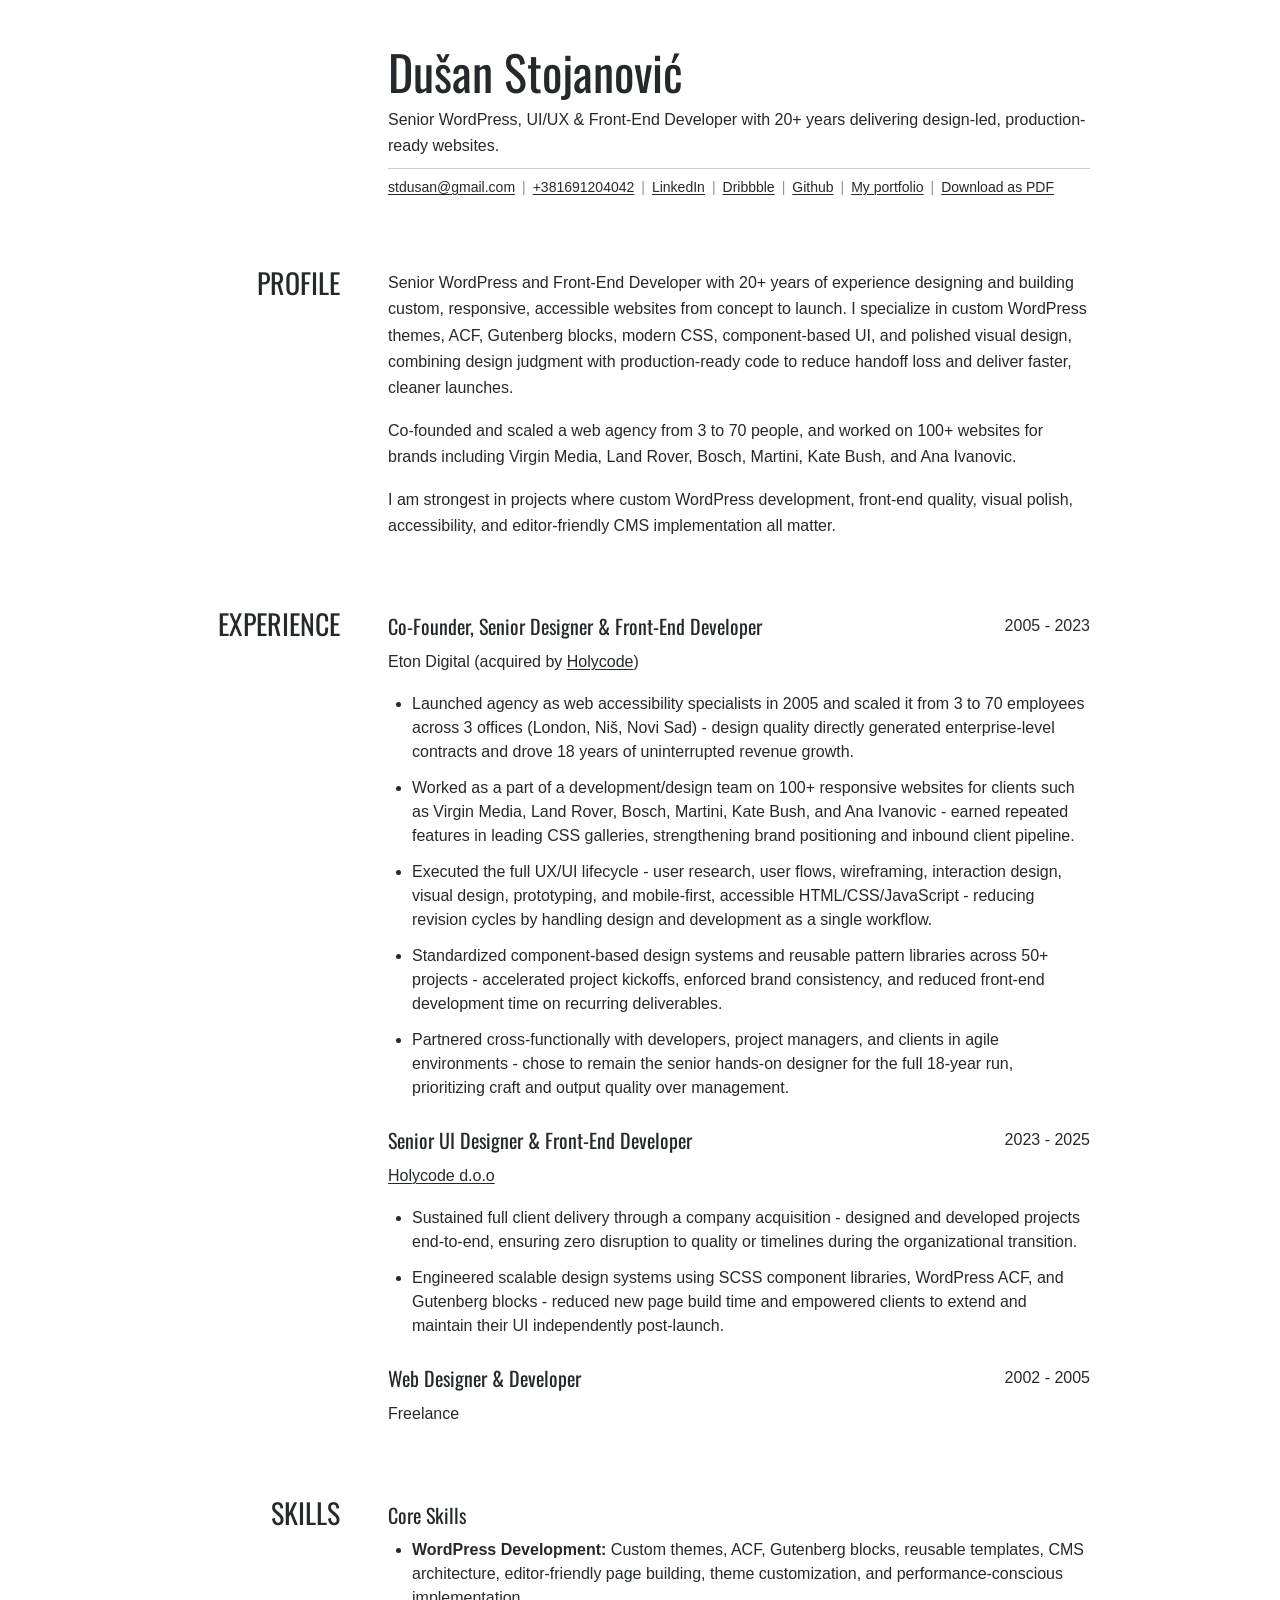
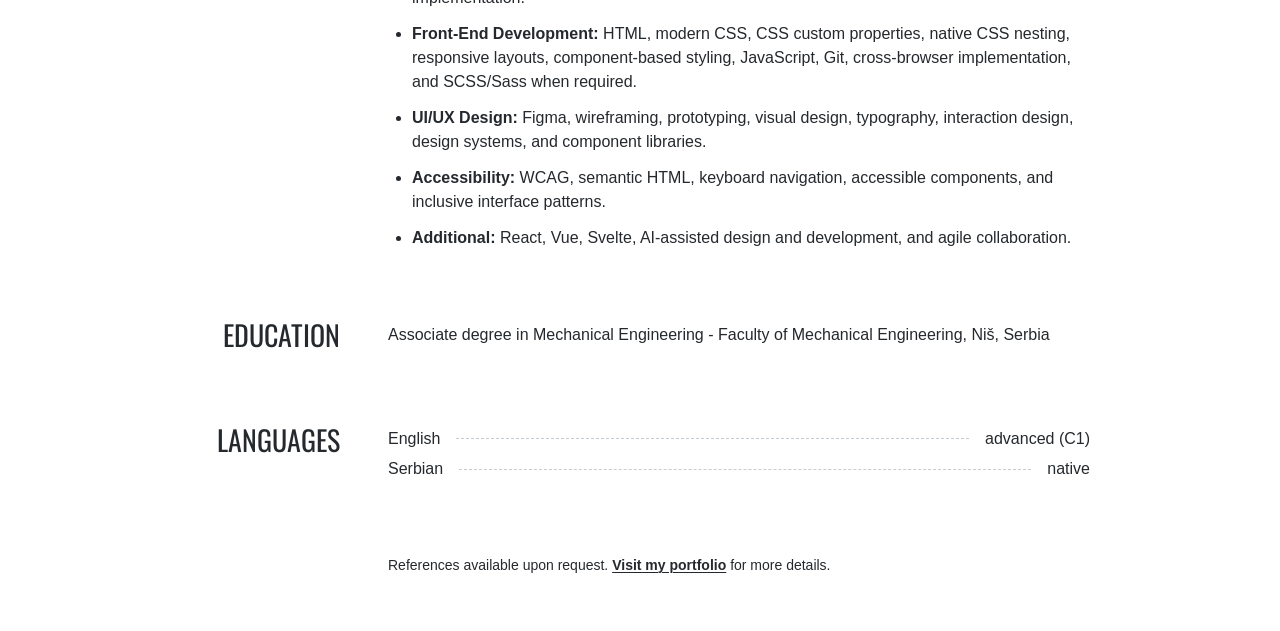
<file: index.html>
<!doctype html>
<html lang="en">
	<head>
		<meta charset="UTF-8" />
		<meta http-equiv="X-UA-Compatible" content="IE=edge" />
		<meta name="viewport" content="width=device-width, initial-scale=1.0" />
		<title>Curriculum Vitae - Dušan Stojanović</title>
		<meta name="description" content="Curriculum Vitae - Dušan Stojanović" />
		<link rel="preconnect" href="https://fonts.googleapis.com" />
		<link rel="preconnect" href="https://fonts.gstatic.com" crossorigin />
		<link href="https://fonts.googleapis.com/css2?family=Oswald&display=swap" rel="stylesheet" />
		<link rel="stylesheet" href="./purged.css?ver=1.01" />
		<link rel="icon" type="image/x-icon" href="./favicon.ico" />
	</head>
	<body>
		<div class="o-container c-content">
			<header>
				<div>
					<h1>Dušan Stojanović</h1>
					<p>Senior WordPress, UI/UX & Front-End Developer with 20+ years delivering design-led, production-ready websites.</p>
					<ul class="o-listbread">
						<li><a href="mailto:stdusan@gmail.com">stdusan@gmail.com</a></li>
						<li><a href="tel:+381691204042">+381691204042</a></li>
						<li><a href="https://www.linkedin.com/in/dusans/">LinkedIn</a></li>
						<li><a href="https://dribbble.com/StDusan">Dribbble</a></li>
						<li><a href="https://github.com/dusanstojanovic">Github</a></li>
						<li><a href="https://dusanstojanovic.github.io/folio/">My portfolio</a></li>
						<li><a href="./CV-Dusan-Stojanovic.pdf">Download as PDF</a></li>
					</ul>
				</div>
			</header>
			<main>
				<section>
					<h2>Profile</h2>
					<div class="u-mrg--reset">
						<p>Senior WordPress and Front-End Developer with 20+ years of experience designing and building custom, responsive, accessible websites from concept to launch. I specialize in custom WordPress themes, ACF, Gutenberg blocks, modern CSS, component-based UI, and polished visual design, combining design judgment with production-ready code to reduce handoff loss and deliver faster, cleaner launches.</p>
						<p>Co-founded and scaled a web agency from 3 to 70 people, and worked on 100+ websites for brands including Virgin Media, Land Rover, Bosch, Martini, Kate Bush, and Ana Ivanovic.</p>
						<p>I am strongest in projects where custom WordPress development, front-end quality, visual polish, accessibility, and editor-friendly CMS implementation all matter.</p>
					</div>
				</section>
				<section>
					<h2>Experience</h2>
					<div class="u-mrg--reset">
						<h3>
							Co-Founder, Senior Designer & Front-End Developer
							<small>2005 - 2023</small>
						</h3>
						<p>Eton Digital (acquired by <a href="https://www.holycode.com/">Holycode</a>)</p>
						<ul>
							<li>Launched agency as web accessibility specialists in 2005 and scaled it from 3 to 70 employees across 3 offices (London, Niš, Novi Sad) - design quality directly generated enterprise-level contracts and drove 18 years of uninterrupted revenue growth.</li>
							<li>Worked as a part of a development/design team on 100+ responsive websites for clients such as Virgin Media, Land Rover, Bosch, Martini, Kate Bush, and Ana Ivanovic - earned repeated features in leading CSS galleries, strengthening brand positioning and inbound client pipeline.</li>
							<li>Executed the full UX/UI lifecycle - user research, user flows, wireframing, interaction design, visual design, prototyping, and mobile-first, accessible HTML/CSS/JavaScript - reducing revision cycles by handling design and development as a single workflow.</li>
							<li>Standardized component-based design systems and reusable pattern libraries across 50+ projects - accelerated project kickoffs, enforced brand consistency, and reduced front-end development time on recurring deliverables.</li>
							<li>Partnered cross-functionally with developers, project managers, and clients in agile environments - chose to remain the senior hands-on designer for the full 18-year run, prioritizing craft and output quality over management.</li>
						</ul>
						<h3>
							Senior UI Designer & Front-End Developer
							<small>2023 - 2025</small>
						</h3>
						<p><a href="https://www.holycode.com/">Holycode d.o.o</a></p>
						<ul>
							<li>Sustained full client delivery through a company acquisition - designed and developed projects end-to-end, ensuring zero disruption to quality or timelines during the organizational transition.</li>
							<li>Engineered scalable design systems using SCSS component libraries, WordPress ACF, and Gutenberg blocks - reduced new page build time and empowered clients to extend and maintain their UI independently post-launch.</li>
						</ul>
						<h3>
							Web Designer & Developer
							<small>2002 - 2005</small>
						</h3>
						<p>Freelance</p>
					</div>
				</section>
				<section>
					<h2>Skills</h2>
					<div class="u-mrg--reset">
						<h3>Core Skills</h3>
						<ul>
							<li><strong>WordPress Development:</strong> Custom themes, ACF, Gutenberg blocks, reusable templates, CMS architecture, editor-friendly page building, theme customization, and performance-conscious implementation.</li>
							<li><strong>Front-End Development:</strong> HTML, modern CSS, CSS custom properties, native CSS nesting, responsive layouts, component-based styling, JavaScript, Git, cross-browser implementation, and SCSS/Sass when required.</li>
							<li><strong>UI/UX Design:</strong> Figma, wireframing, prototyping, visual design, typography, interaction design, design systems, and component libraries.</li>
							<li><strong>Accessibility:</strong> WCAG, semantic HTML, keyboard navigation, accessible components, and inclusive interface patterns.</li>
							<li><strong>Additional:</strong> React, Vue, Svelte, AI-assisted design and development, and agile collaboration.</li>
						</ul>
					</div>
				</section>
				<section>
					<h2>Education</h2>
					<div class="u-mrg--reset">
						<p>Associate degree in Mechanical Engineering - Faculty of Mechanical Engineering, Niš, Serbia</p>
					</div>
				</section>
				<section>
					<h2>Languages</h2>
					<div class="u-mrg--reset">
						<ul class="c-skills">
							<li><span>English</span> <span class="c-skills__dots" aria-hidden="true"></span> <span>advanced (C1)</span></li>
							<li><span>Serbian</span> <span class="c-skills__dots" aria-hidden="true"></span> <span>native</span></li>
						</ul>
					</div>
				</section>
				<section>
					<div aria-hidden="true"></div>
					<div>
						<small
							>References available upon request. <a href="https://dusanstojanovic.github.io/folio/"><strong>Visit my portfolio</strong></a> for more details.</small
						>
					</div>
				</section>
			</main>
		</div>
		<script src="./main.js" defer></script>
	</body>
</html>
</file>
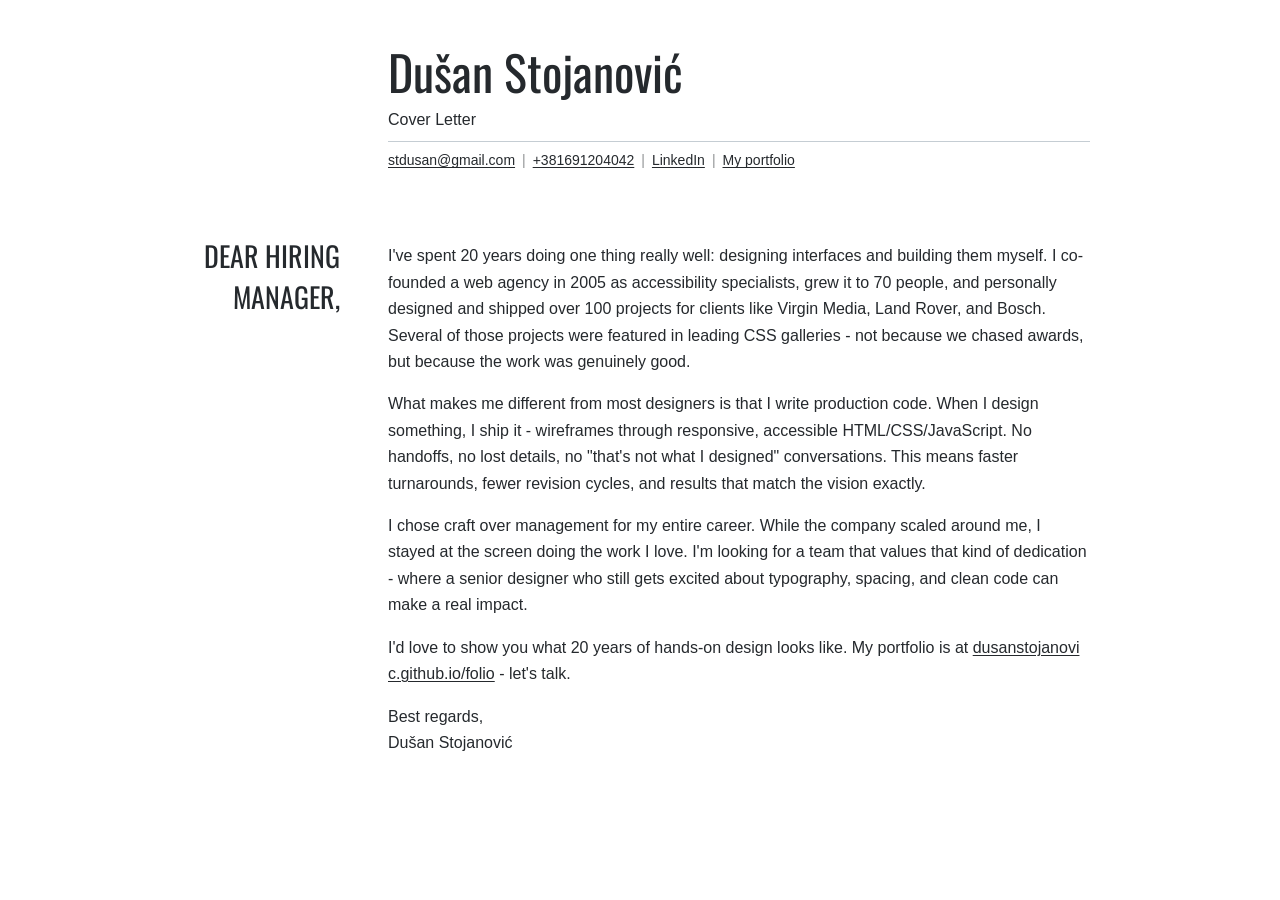
<file: cover-letter.html>
<!doctype html>
<html lang="en">
	<head>
		<meta charset="UTF-8" />
		<meta http-equiv="X-UA-Compatible" content="IE=edge" />
		<meta name="viewport" content="width=device-width, initial-scale=1.0" />
		<title>Cover Letter - Dušan Stojanović</title>
		<link rel="preconnect" href="https://fonts.googleapis.com" />
		<link rel="preconnect" href="https://fonts.gstatic.com" crossorigin />
		<link href="https://fonts.googleapis.com/css2?family=Oswald&display=swap" rel="stylesheet" />
		<link rel="stylesheet" href="./purged.css?ver=1.01" />
		<link rel="icon" type="image/x-icon" href="./favicon.ico" />
	</head>
	<body>
		<div class="o-container c-content">
			<header>
				<div>
					<h1>Dušan Stojanović</h1>
					<p>Cover Letter</p>
					<ul class="o-listbread">
						<li><a href="mailto:stdusan@gmail.com">stdusan@gmail.com</a></li>
						<li><a href="tel:+381691204042">+381691204042</a></li>
						<li><a href="https://www.linkedin.com/in/dusans/">LinkedIn</a></li>
						<li><a href="https://dusanstojanovic.github.io/folio/">My portfolio</a></li>
					</ul>
				</div>
			</header>
			<main>
				<section>
					<h2>Dear Hiring Manager,</h2>
					<div class="u-mrg--reset">
						<p>I've spent 20 years doing one thing really well: designing interfaces and building them myself. I co-founded a web agency in 2005 as accessibility specialists, grew it to 70 people, and personally designed and shipped over 100 projects for clients like Virgin Media, Land Rover, and Bosch. Several of those projects were featured in leading CSS galleries - not because we chased awards, but because the work was genuinely good.</p>
						<p>What makes me different from most designers is that I write production code. When I design something, I ship it - wireframes through responsive, accessible HTML/CSS/JavaScript. No handoffs, no lost details, no "that's not what I designed" conversations. This means faster turnarounds, fewer revision cycles, and results that match the vision exactly.</p>
						<p>I chose craft over management for my entire career. While the company scaled around me, I stayed at the screen doing the work I love. I'm looking for a team that values that kind of dedication - where a senior designer who still gets excited about typography, spacing, and clean code can make a real impact.</p>
						<p>I'd love to show you what 20 years of hands-on design looks like. My portfolio is at <a href="https://dusanstojanovic.github.io/folio/">dusanstojanovic.github.io/folio</a> - let's talk.</p>
						<p>Best regards,<br />Dušan Stojanović</p>
					</div>
				</section>
			</main>
		</div>
	</body>
</html>
</file>
<file: purged.css>
:root {
	--base-font-size: 16px;
	--base-line-height: 1.5;
	--base-spacing-unit: 24px;
	--base-border-radius: 4px;
	--base-transition-time: 0.075s;
	--base-timing-functon: cubic-bezier(0.165, 0.84, 0.44, 1);
	--form-border-width: 1px;
	--form-padding: 10px;
	--form-sm-divisor: 1.6;
	--form-lg-multiplier: 2.4;
	--btn-border-width: 1px;
	--btn-padding-v: 10px;
	--btn-padding-h: 24px;
	--btn-sm-divisor: 1.6;
	--btn-lg-multiplier: 2.4;
	--c-brand-50: #f9fce9;
	--c-brand-100: #f1f8cf;
	--c-brand-200: #e1f1a5;
	--c-brand-300: #cbe670;
	--c-brand-400: #bada55;
	--c-brand-500: #96bc26;
	--c-brand-600: #74961a;
	--c-brand-700: #587219;
	--c-brand-800: #475b19;
	--c-brand-900: #3d4d1a;
	--c-brand: var(--c-brand-400);
	--c-accent-50: #fcf3fa;
	--c-accent-100: #fae9f8;
	--c-accent-200: #f6d4f0;
	--c-accent-300: #f1b0e5;
	--c-accent-400: #e680d1;
	--c-accent-500: #da55bb;
	--c-accent-600: #c83aa0;
	--c-accent-700: #ad2984;
	--c-accent-800: #8f256d;
	--c-accent-900: #78235c;
	--c-accent: var(--c-accent-500);
	--c-grey-50: #f0f3f5;
	--c-grey-100: #e5e8eb;
	--c-grey-200: #c5cdd3;
	--c-grey-300: #9daab4;
	--c-grey-400: #778692;
	--c-grey-500: #5d6b79;
	--c-grey-600: #4b5763;
	--c-grey-700: #3e4751;
	--c-grey-800: #363e45;
	--c-grey-900: #25292d;
	--c-link: var(--c-grey-900);
	--c-link-hover: #000;
	--z-everest: 100;
	--z-alps: 50;
	--z-hill: 10;
	--z-beach: 1;
	--z-sea: 0;
	--z-deadsea: -1;
	--ff--primary: -apple-system, BlinkMacSystemFont, "Segoe UI", Roboto, Oxygen-Sans, Ubuntu, Cantarell, "Helvetica Neue", sans-serif;
	--ff--secondary: "Oswald", -apple-system, BlinkMacSystemFont, "Segoe UI", Roboto, Oxygen-Sans, Ubuntu, Cantarell, "Helvetica Neue", sans-serif;
}
.u-mrg--reset > :first-child {
	margin-top: 0;
}
.u-mrg--reset > :last-child {
	margin-bottom: 0;
}
html {
	line-height: 1.15;
}
body {
	margin: 0;
}
.u-skip-link {
	position: absolute;
	top: 8px;
	left: 8px;
	padding: 10px 14px;
	background: #fff;
	color: #000;
	border: 2px solid #000;
	border-radius: 6px;
	z-index: var(--z-everest);
	transform: translateY(-200%);
	transition: transform var(--base-transition-time) var(--base-timing-functon);
}
.u-skip-link:focus,
.u-skip-link:focus-visible {
	transform: translateY(0);
}
main {
	display: block;
}
h1 {
	font-size: 2em;
	margin: 0.67em 0;
}
a {
	background-color: transparent;
}

strong {
	font-weight: bolder;
}
code {
	font-family: monospace, monospace;
	font-size: 1em;
}
small {
	font-size: 80%;
}
::-webkit-file-upload-button {
	-webkit-appearance: button;
	font: inherit;
}
details {
	display: block;
}
html {
	-webkit-box-sizing: border-box;
	box-sizing: border-box;
}
*,
:after,
:before {
	-webkit-box-sizing: inherit;
	box-sizing: inherit;
}

body,
code,
details,
div,
h1,
h2,
h3,
header,
html,
li,
p,
section,
small,
span,
strong,
ul,
var {
	text-align: left;
}
body,
html {
	margin: 0;
	padding: 0;
}
code {
	font-family:
		Monaco,
		Consolas,
		Bitstream Vera Sans Mono,
		Andale Mono,
		DejaVu Sans Mono,
		Lucida Console,
		monospace;
	font-size: 0.9em;
}
a {
	max-width: 100%;
}
@media (prefers-reduced-motion: reduce) {
	* {
		-webkit-animation-duration: 0.01ms !important;
		animation-duration: 0.01ms !important;
		-webkit-animation-iteration-count: 1 !important;
		animation-iteration-count: 1 !important;
		scroll-behavior: auto !important;
		-webkit-transition-duration: 0.01ms !important;
		transition-duration: 0.01ms !important;
	}
}
html {
	-webkit-text-size-adjust: 100%;
	-ms-text-size-adjust: 100%;
	-moz-osx-font-smoothing: grayscale;
	-webkit-font-smoothing: antialiased;
	-o-font-smoothing: antialiased;
	background: #fff;
	color: var(--c-grey-900);
	font-family: var(--ff--primary);
	font-size: var(--base-font-size);
	font-weight: 400;
	line-height: var(--base-line-height);
	overflow-x: hidden;
	scroll-behavior: auto;
}
body,
html {
	min-height: 100%;
	text-align: center;
	width: 100%;
}
h1,
h2,
h3 {
	text-rendering: optimizeLegibility;
	-webkit-font-feature-settings: "kern" 1;
	font-feature-settings: "kern" 1;
	font-family: var(--ff--secondary);
	-webkit-font-kerning: normal;
	font-kerning: normal;
	font-weight: 400;
	line-height: normal;
	margin: 0 0 0.4em;
	position: relative;
}
h1 small,
h2 small,
h3 small {
	font-size: 65%;
}
h1,
h2,
h3 {
	font-size: 1.25rem;
}
p {
	line-height: 3.125ex;
	margin: 0 0 1em;
}
a {
	color: var(--c-link);
	text-decoration: underline;
	text-decoration-thickness: 1px;
	text-underline-offset: 2px;
	word-break: break-all;
}
a * {
	word-break: normal;
}
a:active,
a:hover {
	color: var(--c-link-hover);
	text-decoration: none;
}
a:not([class]) {
	-webkit-text-decoration-skip: ink;
	text-decoration-skip-ink: auto;
}
h1 a,
h2 a,
h3 a {
	word-break: normal;
}
small {
	font-size: 60%;
}

ul {
	margin: 0 0 var(--base-spacing-unit, 1rem);
	padding: 0;
}
ul {
	list-style: disc;
}

li > ul {
	font-size: 1em;
	margin: 0;
}

li {
	margin-left: var(--base-spacing-unit, 1rem);
}
code {
	font-family: var(--ff--mono);
}
code {
	line-height: 1;
}
::-moz-selection {
	background: rgba(0, 0, 0, 0.99);
	color: #fff;
}
::selection {
	background: rgba(0, 0, 0, 0.99);
	color: #fff;
}
::-webkit-scrollbar {
	width: 5px;
}
::-webkit-scrollbar-track {
	background: #fff;
}
::-webkit-scrollbar-thumb,
::-webkit-scrollbar-thumb:hover {
	background: var(--c-grey-200);
}
.o-container {
	margin: auto;
	padding-left: 20px;
	padding-right: 20px;
}
@media (min-width: 1024px) {
	.o-container {
		max-width: 1020px;
		padding-left: 60px;
		padding-right: 60px;
	}
}
.o-listbread {
	list-style: none;
}
.o-listbread li {
	display: inline-block;
	margin: 0;
}
.o-listbread li:after {
	content: "|";
	margin: 0 0.5em;
	opacity: 0.5;
}
.o-listbread li:last-child:after {
	display: none;
}
::-ms-expand {
	background-color: transparent;
	border: 0;
}
header {
	display: grid;
	gap: 1rem;
}
@media (min-width: 1024px) {
	header {
		gap: 3rem;
		grid-template-columns: 150px 3fr;
	}
	header > div {
		grid-area: 1/2;
	}
}
header h1 {
	font-size: clamp(32px, 17.8823529412px + 0.0294117647 * 100vw, 48px);
	margin: 0;
}
header p {
	border-bottom: 1px solid var(--c-grey-200, #ccc);
	margin: 0;
	padding: 0 0 0.5rem;
}
header ul {
	font-size: 0;
	margin: 0.5rem 0 0;
}
header ul li {
	font-size: 0.875rem;
	margin: 0;
}
section {
	display: grid;
	gap: 1rem;
	margin-top: clamp(48px, 33.8823529412px + 0.0294117647 * 100vw, 64px);
}
section > :first-child {
	margin-top: 0;
}
section > :last-child {
	margin-bottom: 0;
	padding-top: 0.5em;
}
section h2 {
	font-size: clamp(18px, 9.1764705882px + 0.0183823529 * 100vw, 28px);
	margin: 0;
	text-transform: uppercase;
}
section h3 {
	display: grid;
	gap: 0.6rem;
}
@media (min-width: 1024px) {
	section h3 {
		-webkit-box-align: center;
		-webkit-box-pack: justify;
		align-items: center;
		grid-auto-flow: column;
		justify-content: space-between;
	}
}
section h3 small {
	display: inline-block;
	font-family: var(--ff--primary);
	font-size: 1rem;
}
section p + h3,
section ul + h3 {
	margin-top: 1.6rem;
}
section small {
	color: var(--c-grey-900);
	font-size: 0.875rem;
}
section ul {
	margin: 0;
}
section ul li + li {
	margin-top: calc(var(--base-spacing-unit, 1rem) / 2);
}
@media (min-width: 1024px) {
	section {
		gap: 3rem;
		grid-template-columns: 150px 3fr;
	}
	section h2 {
		text-align: right;
	}
}
.c-skills,
.c-skills li {
	list-style: none;
	margin: 0;
}
.c-skills li {
	display: grid;
	gap: 0;
}
.c-skills li span:last-child {
	color: var(--c-link, #000);
}
.c-skills li + li {
	margin-top: 0.6rem;
}
.c-skills__dots {
	display: none;
}
@media (min-width: 768px) {
	.c-skills li {
		-webkit-box-align: center;
		align-items: center;
		gap: 1rem;
		grid-template-columns: auto 1fr auto;
	}
	.c-skills li + li {
		margin-top: 0.4rem;
	}
	.c-skills__dots {
		border-top: 1px dashed var(--c-grey-200, #ccc);
		display: inline-block;
		height: 0;
	}
}
.c-content {
	padding-bottom: max(6vh, 48px);
	padding-top: max(4vh, 32px);
}
@media print {
	* {
		background: transparent !important;
		-webkit-box-shadow: none !important;
		box-shadow: none !important;
		color: #000 !important;
		text-shadow: none !important;
	}
	a,
	a:visited {
		text-decoration: underline;
	}
	a[href]:after {
		content: " (" attr(href) ")";
	}
}
</file>
